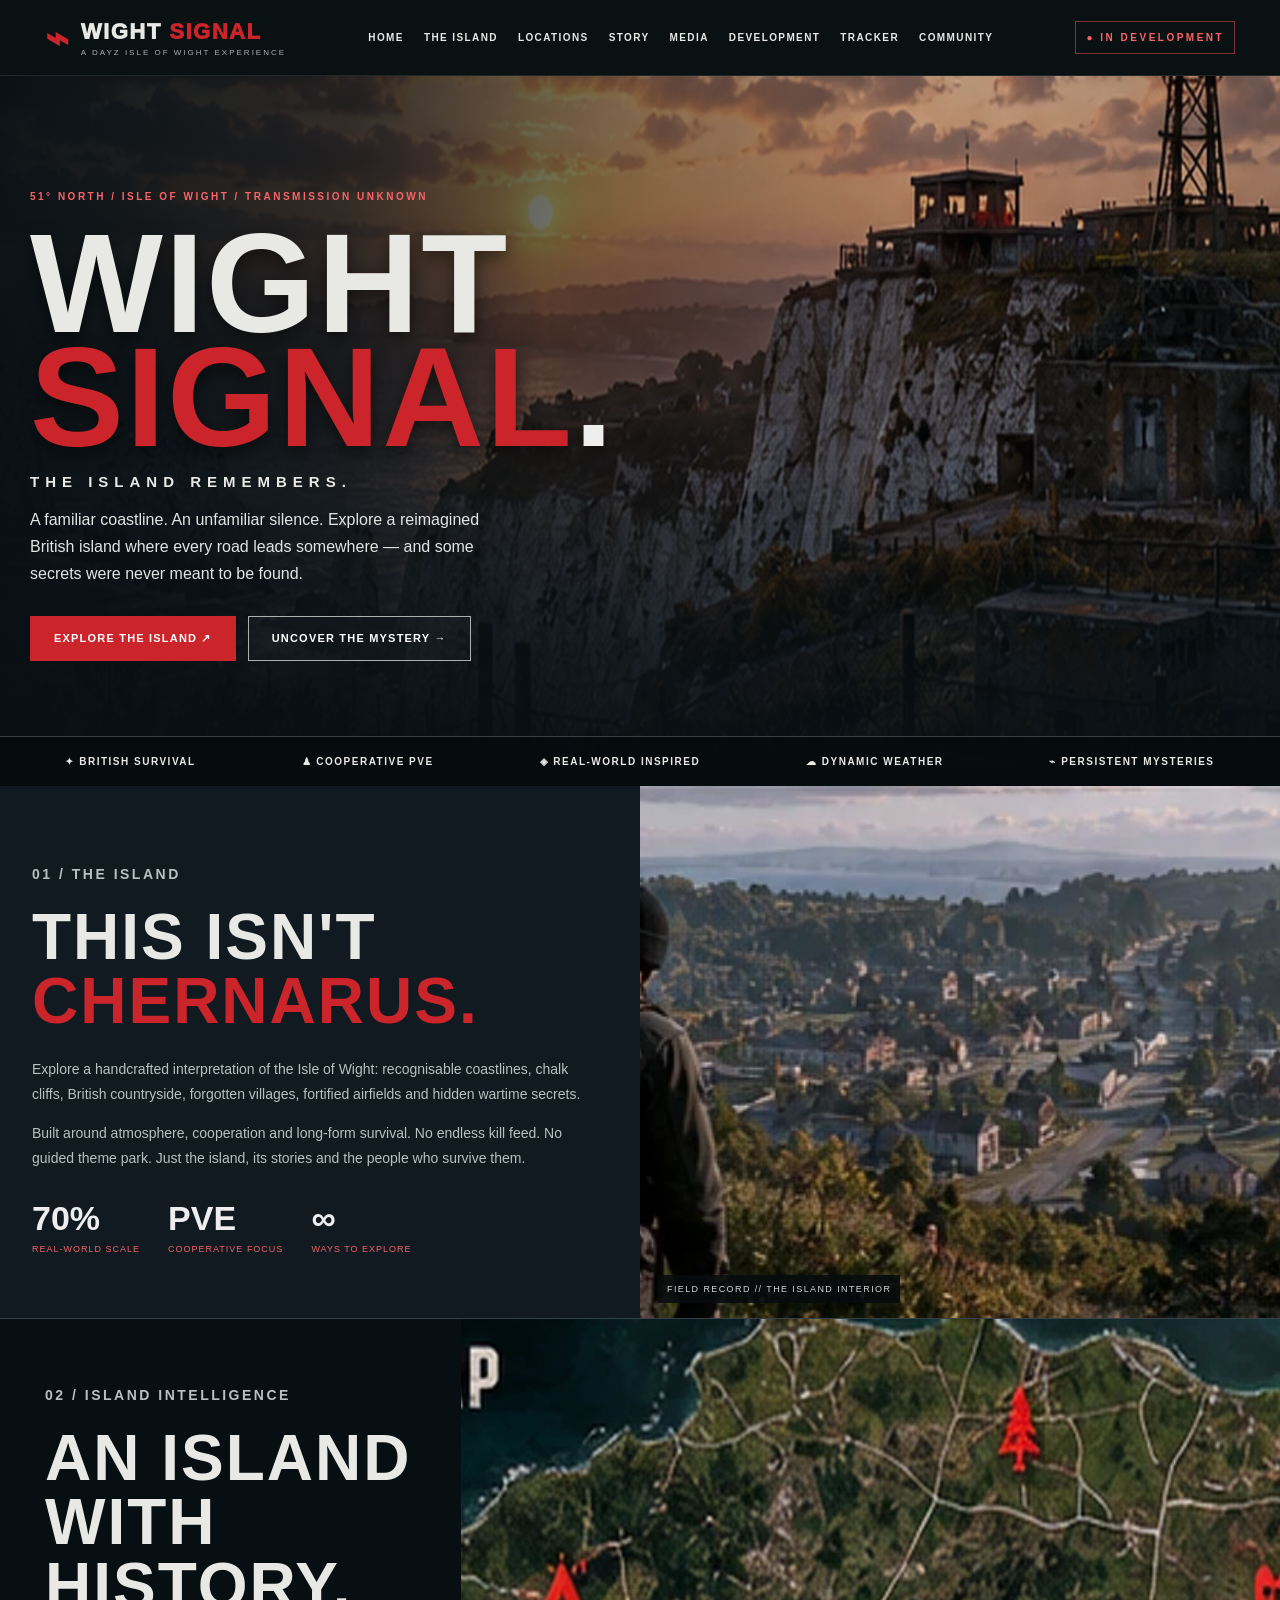
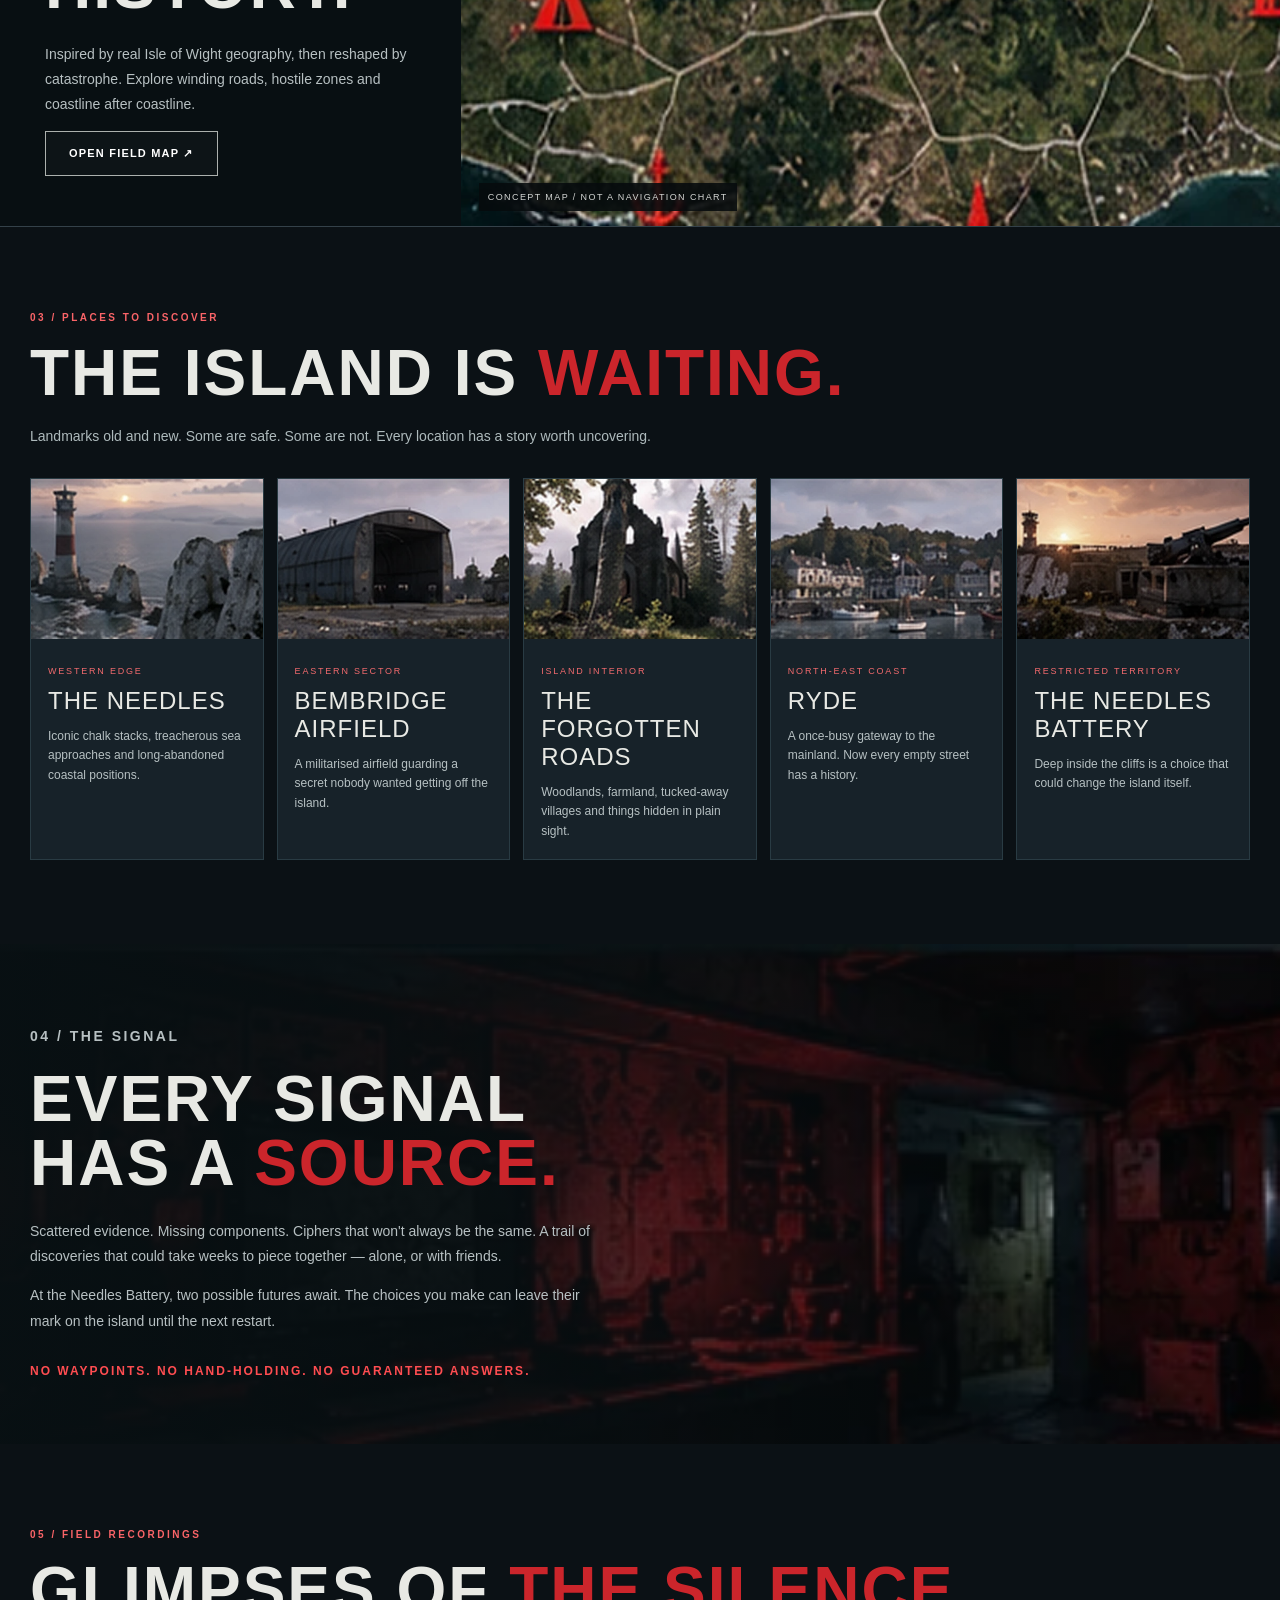
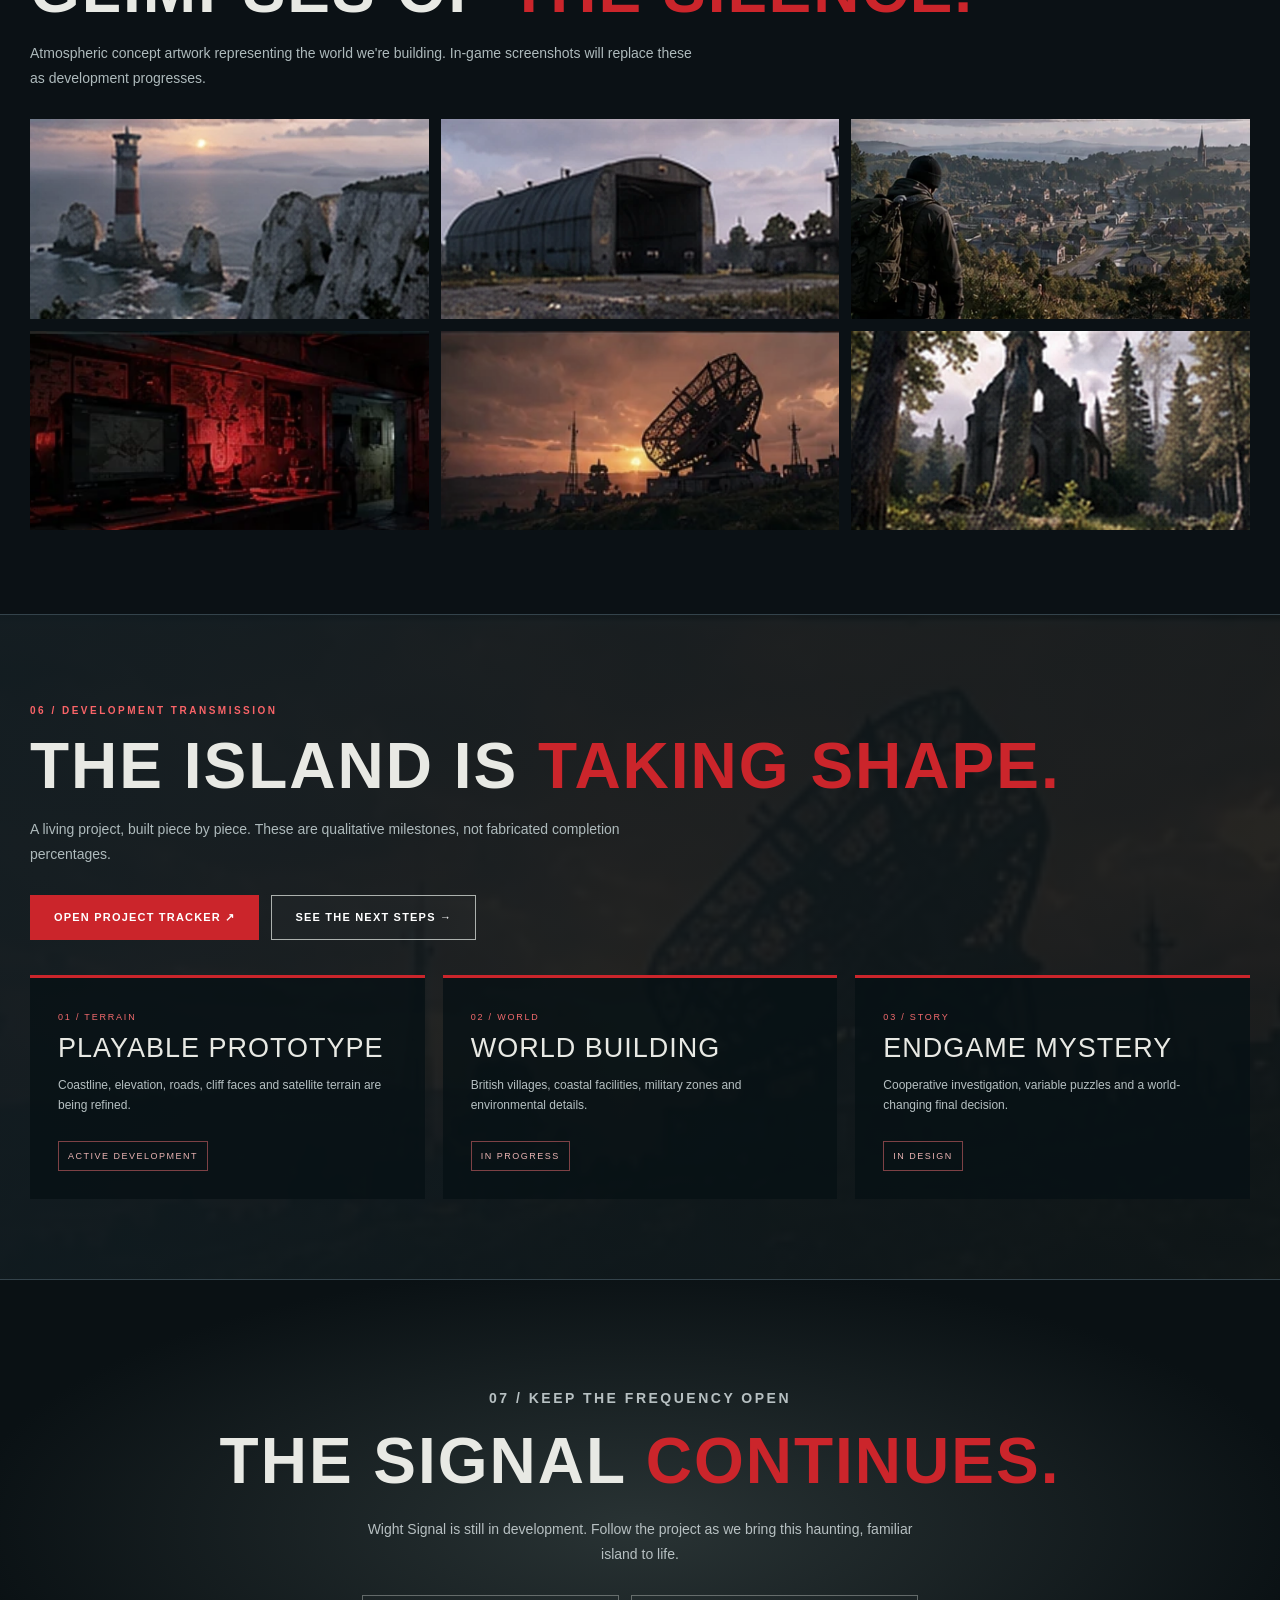
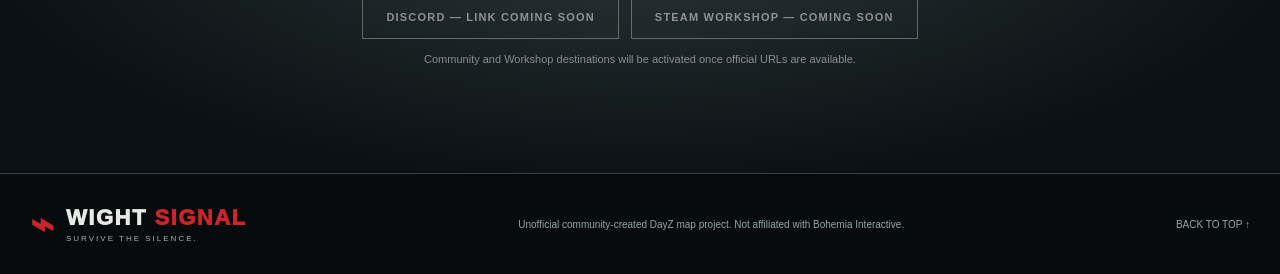
<file: index.html>
<!doctype html><html lang="en"><head><meta charset="utf-8"><meta name="viewport" content="width=device-width,initial-scale=1"><meta name="theme-color" content="#0b1115"><meta name="description" content="Wight Signal — a cinematic, cooperative DayZ survival experience on a reimagined Isle of Wight. Discover the island, follow development, and uncover its secrets."><title>Wight Signal — The Island Remembers</title><link rel="icon" href="assets/favicon.svg" type="image/svg+xml"><link rel="stylesheet" href="styles.css"></head><body>
<header class="header"><a class="brand" href="#home" aria-label="Wight Signal home"><span class="tower">⌁</span><span><strong>WIGHT <em>SIGNAL</em></strong><small>A DAYZ ISLE OF WIGHT EXPERIENCE</small></span></a><button class="menu-toggle" id="menuToggle" aria-label="Toggle menu" aria-expanded="false">☰</button><nav id="nav"><a href="#home">HOME</a><a href="#island">THE ISLAND</a><a href="#locations">LOCATIONS</a><a href="#story">STORY</a><a href="#gallery">MEDIA</a><a href="#development">DEVELOPMENT</a><a href="tracker/">TRACKER</a><a href="#community">COMMUNITY</a></nav><span class="status">● IN DEVELOPMENT</span></header>
<main><section id="home" class="hero"><div class="hero-fog"></div><div class="container hero-inner"><p class="overline">51° NORTH / ISLE OF WIGHT / TRANSMISSION UNKNOWN</p><h1>WIGHT<br><span>SIGNAL<span class="period">.</span></span></h1><p class="hero-sub">THE ISLAND REMEMBERS.</p><p class="lead">A familiar coastline. An unfamiliar silence. Explore a reimagined British island where every road leads somewhere — and some secrets were never meant to be found.</p><div class="actions"><a class="button red" href="#island">EXPLORE THE ISLAND ↗</a><a class="button ghost" href="#story">UNCOVER THE MYSTERY →</a></div></div><div class="hero-tags"><span>✦ BRITISH SURVIVAL</span><span>♟ COOPERATIVE PVE</span><span>◈ REAL-WORLD INSPIRED</span><span>☁ DYNAMIC WEATHER</span><span>⌁ PERSISTENT MYSTERIES</span></div></section>
<section id="island" class="intro split"><div class="intro-copy"><p class="overline">01 / THE ISLAND</p><h2>THIS ISN'T<br><span>CHERNARUS.</span></h2><p>Explore a handcrafted interpretation of the Isle of Wight: recognisable coastlines, chalk cliffs, British countryside, forgotten villages, fortified airfields and hidden wartime secrets.</p><p>Built around atmosphere, cooperation and long-form survival. No endless kill feed. No guided theme park. Just the island, its stories and the people who survive them.</p><div class="facts"><div><strong>70%</strong><small>REAL-WORLD SCALE</small></div><div><strong>PVE</strong><small>COOPERATIVE FOCUS</small></div><div><strong>∞</strong><small>WAYS TO EXPLORE</small></div></div></div><div class="intro-picture"><img src="assets/island.webp" alt="Survivor looking over the abandoned island countryside" loading="lazy"><div class="picture-label">FIELD RECORD // THE ISLAND INTERIOR</div></div></section>
<section class="map-section"><div class="map-content"><p class="overline">02 / ISLAND INTELLIGENCE</p><h2>AN ISLAND<br>WITH HISTORY.</h2><p>Inspired by real Isle of Wight geography, then reshaped by catastrophe. Explore winding roads, hostile zones and coastline after coastline.</p><button class="button ghost" id="mapButton">OPEN FIELD MAP ↗</button></div><div class="map-visual"><img src="assets/map.webp" alt="Stylised island map with military location markers" loading="lazy"><span class="map-caption">CONCEPT MAP / NOT A NAVIGATION CHART</span></div></section>
<section id="locations" class="section container"><p class="overline">03 / PLACES TO DISCOVER</p><h2>THE ISLAND IS <span>WAITING.</span></h2><p class="section-lead">Landmarks old and new. Some are safe. Some are not. Every location has a story worth uncovering.</p><div class="location-grid"><article class="place"><img src="assets/coast.webp" alt="The Needles chalk cliffs at sunset" loading="lazy"><div><small>WESTERN EDGE</small><h3>THE NEEDLES</h3><p>Iconic chalk stacks, treacherous sea approaches and long-abandoned coastal positions.</p></div></article><article class="place"><img src="assets/airfield.webp" alt="Derelict airfield with hangar and watchtower" loading="lazy"><div><small>EASTERN SECTOR</small><h3>BEMBRIDGE AIRFIELD</h3><p>A militarised airfield guarding a secret nobody wanted getting off the island.</p></div></article><article class="place"><img src="assets/woods.webp" alt="Wooded ruins deep in the countryside" loading="lazy"><div><small>ISLAND INTERIOR</small><h3>THE FORGOTTEN ROADS</h3><p>Woodlands, farmland, tucked-away villages and things hidden in plain sight.</p></div></article><article class="place"><img src="assets/ryde.webp" alt="Abandoned harbour town" loading="lazy"><div><small>NORTH-EAST COAST</small><h3>RYDE</h3><p>A once-busy gateway to the mainland. Now every empty street has a history.</p></div></article><article class="place"><img src="assets/battery.webp" alt="Coastal gun battery overlooking the sea" loading="lazy"><div><small>RESTRICTED TERRITORY</small><h3>THE NEEDLES BATTERY</h3><p>Deep inside the cliffs is a choice that could change the island itself.</p></div></article></div></section>
<section id="story" class="story"><div class="story-img"></div><div class="container story-text"><p class="overline">04 / THE SIGNAL</p><h2>EVERY SIGNAL<br>HAS A <span>SOURCE.</span></h2><p>Scattered evidence. Missing components. Ciphers that won't always be the same. A trail of discoveries that could take weeks to piece together — alone, or with friends.</p><p>At the Needles Battery, two possible futures await. The choices you make can leave their mark on the island until the next restart.</p><strong class="warning">NO WAYPOINTS. NO HAND-HOLDING. NO GUARANTEED ANSWERS.</strong></div></section>
<section id="gallery" class="section container"><p class="overline">05 / FIELD RECORDINGS</p><h2>GLIMPSES OF <span>THE SILENCE.</span></h2><p class="section-lead">Atmospheric concept artwork representing the world we're building. In-game screenshots will replace these as development progresses.</p><div class="gallery"><button data-img="assets/coast.webp" data-alt="Needles coastline"><img src="assets/coast.webp" alt="Needles coastline" loading="lazy"></button><button data-img="assets/airfield.webp" data-alt="Bembridge airfield"><img src="assets/airfield.webp" alt="Bembridge airfield" loading="lazy"></button><button data-img="assets/island.webp" data-alt="Island interior"><img src="assets/island.webp" alt="Island interior" loading="lazy"></button><button data-img="assets/story.webp" data-alt="Secret signal room"><img src="assets/story.webp" alt="Secret signal room" loading="lazy"></button><button data-img="assets/radio.webp" data-alt="Abandoned radar installation"><img src="assets/radio.webp" alt="Abandoned radar installation" loading="lazy"></button><button data-img="assets/woods.webp" data-alt="Forgotten forest"><img src="assets/woods.webp" alt="Forgotten forest" loading="lazy"></button></div></section>
<section id="development" class="development"><div class="container"><p class="overline">06 / DEVELOPMENT TRANSMISSION</p><h2>THE ISLAND IS <span>TAKING SHAPE.</span></h2><p class="section-lead">A living project, built piece by piece. These are qualitative milestones, not fabricated completion percentages.</p><div class="actions"><a class="button red" href="tracker/">OPEN PROJECT TRACKER ↗</a><a class="button ghost" href="tracker/?view=attention#checklist">SEE THE NEXT STEPS →</a></div><div class="dev-grid"><div class="dev-card"><span class="phase">01 / TERRAIN</span><h3>PLAYABLE PROTOTYPE</h3><p>Coastline, elevation, roads, cliff faces and satellite terrain are being refined.</p><span class="chip">ACTIVE DEVELOPMENT</span></div><div class="dev-card"><span class="phase">02 / WORLD</span><h3>WORLD BUILDING</h3><p>British villages, coastal facilities, military zones and environmental details.</p><span class="chip">IN PROGRESS</span></div><div class="dev-card"><span class="phase">03 / STORY</span><h3>ENDGAME MYSTERY</h3><p>Cooperative investigation, variable puzzles and a world-changing final decision.</p><span class="chip">IN DESIGN</span></div></div></div></section>
<section id="community" class="community"><div class="container"><p class="overline">07 / KEEP THE FREQUENCY OPEN</p><h2>THE SIGNAL <span>CONTINUES.</span></h2><p>Wight Signal is still in development. Follow the project as we bring this haunting, familiar island to life.</p><div class="actions"><span class="button disabled">DISCORD — LINK COMING SOON</span><span class="button disabled">STEAM WORKSHOP — COMING SOON</span></div><p class="tiny">Community and Workshop destinations will be activated once official URLs are available.</p></div></section></main>
<footer><div class="container footer-inner"><div class="brand"><span class="tower">⌁</span><span><strong>WIGHT <em>SIGNAL</em></strong><small>SURVIVE THE SILENCE.</small></span></div><p>Unofficial community-created DayZ map project. Not affiliated with Bohemia Interactive.</p><a href="#home">BACK TO TOP ↑</a></div></footer>
<div class="modal" id="modal" role="dialog" aria-modal="true" aria-label="Image preview" hidden><button id="closeModal" class="close" aria-label="Close">×</button><img id="modalImg" alt=""><p id="modalCaption"></p></div>
<script src="script.js"></script></body></html>
</file>
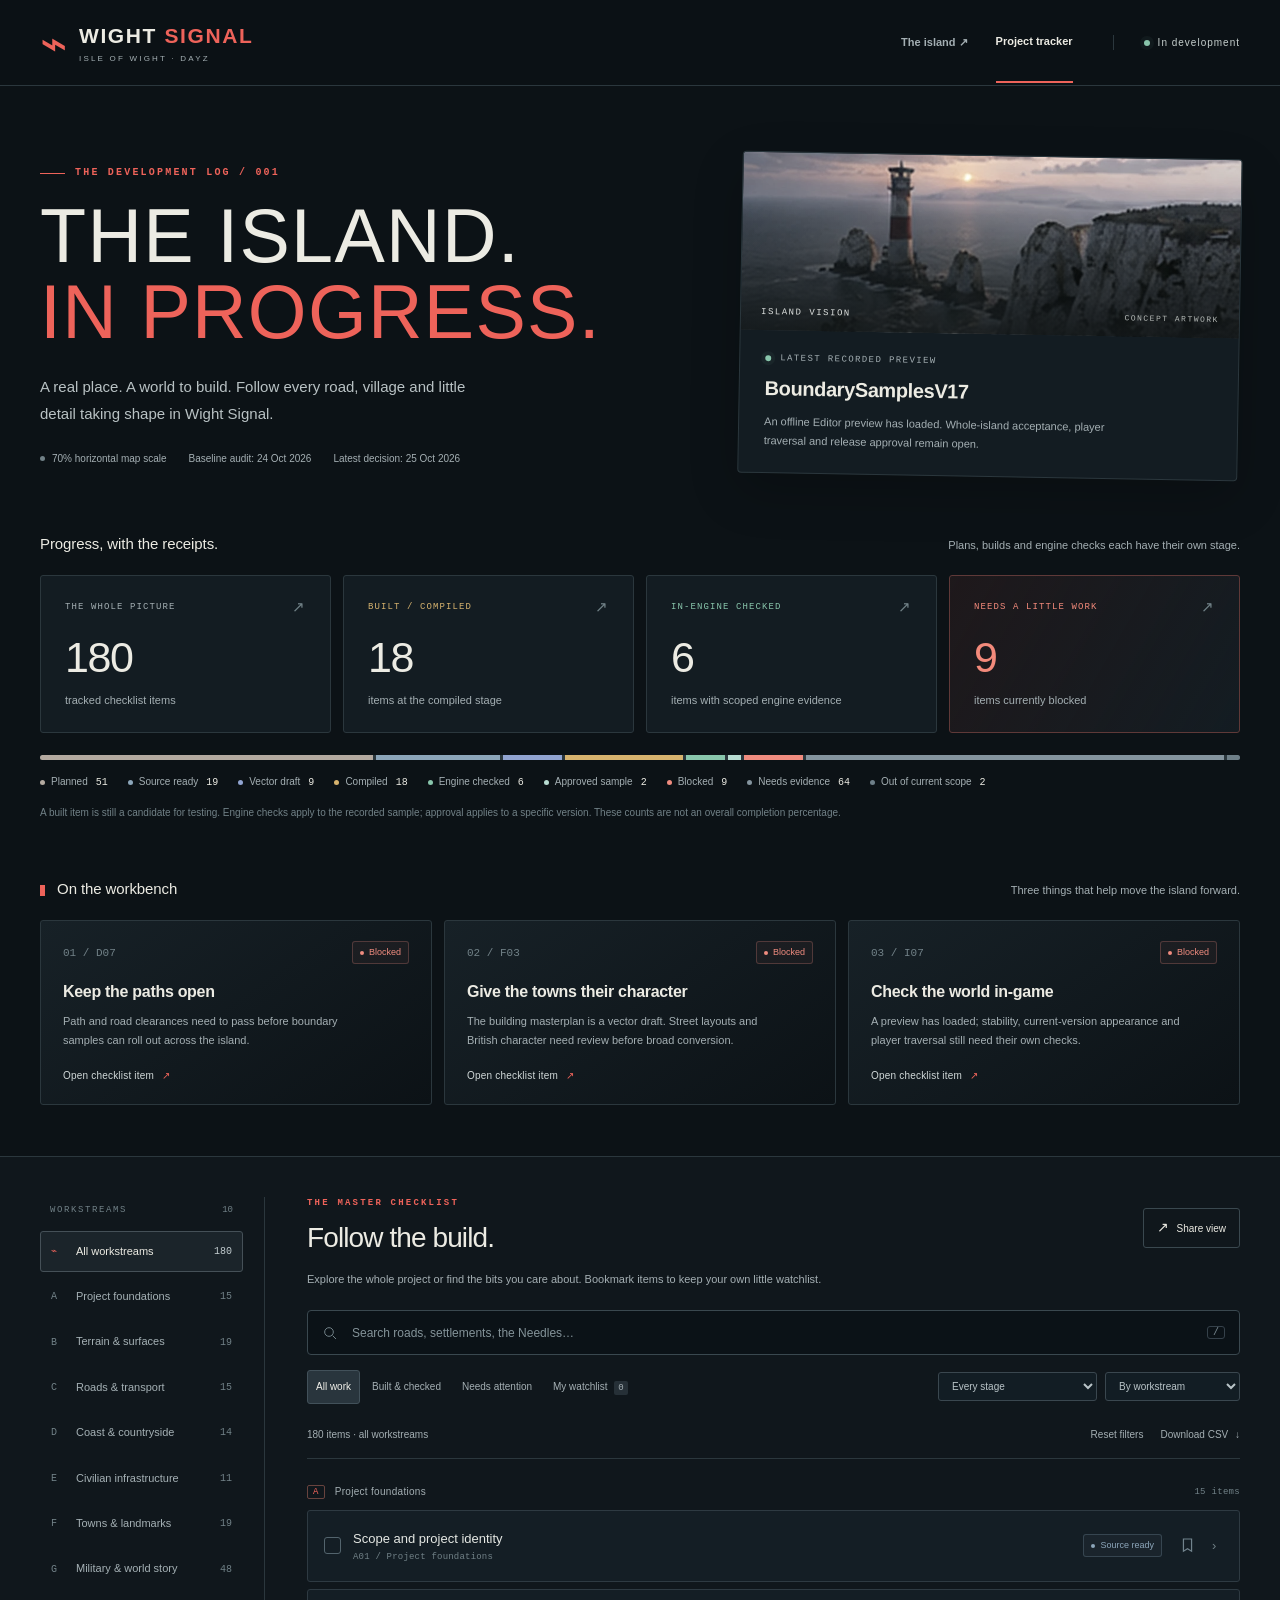
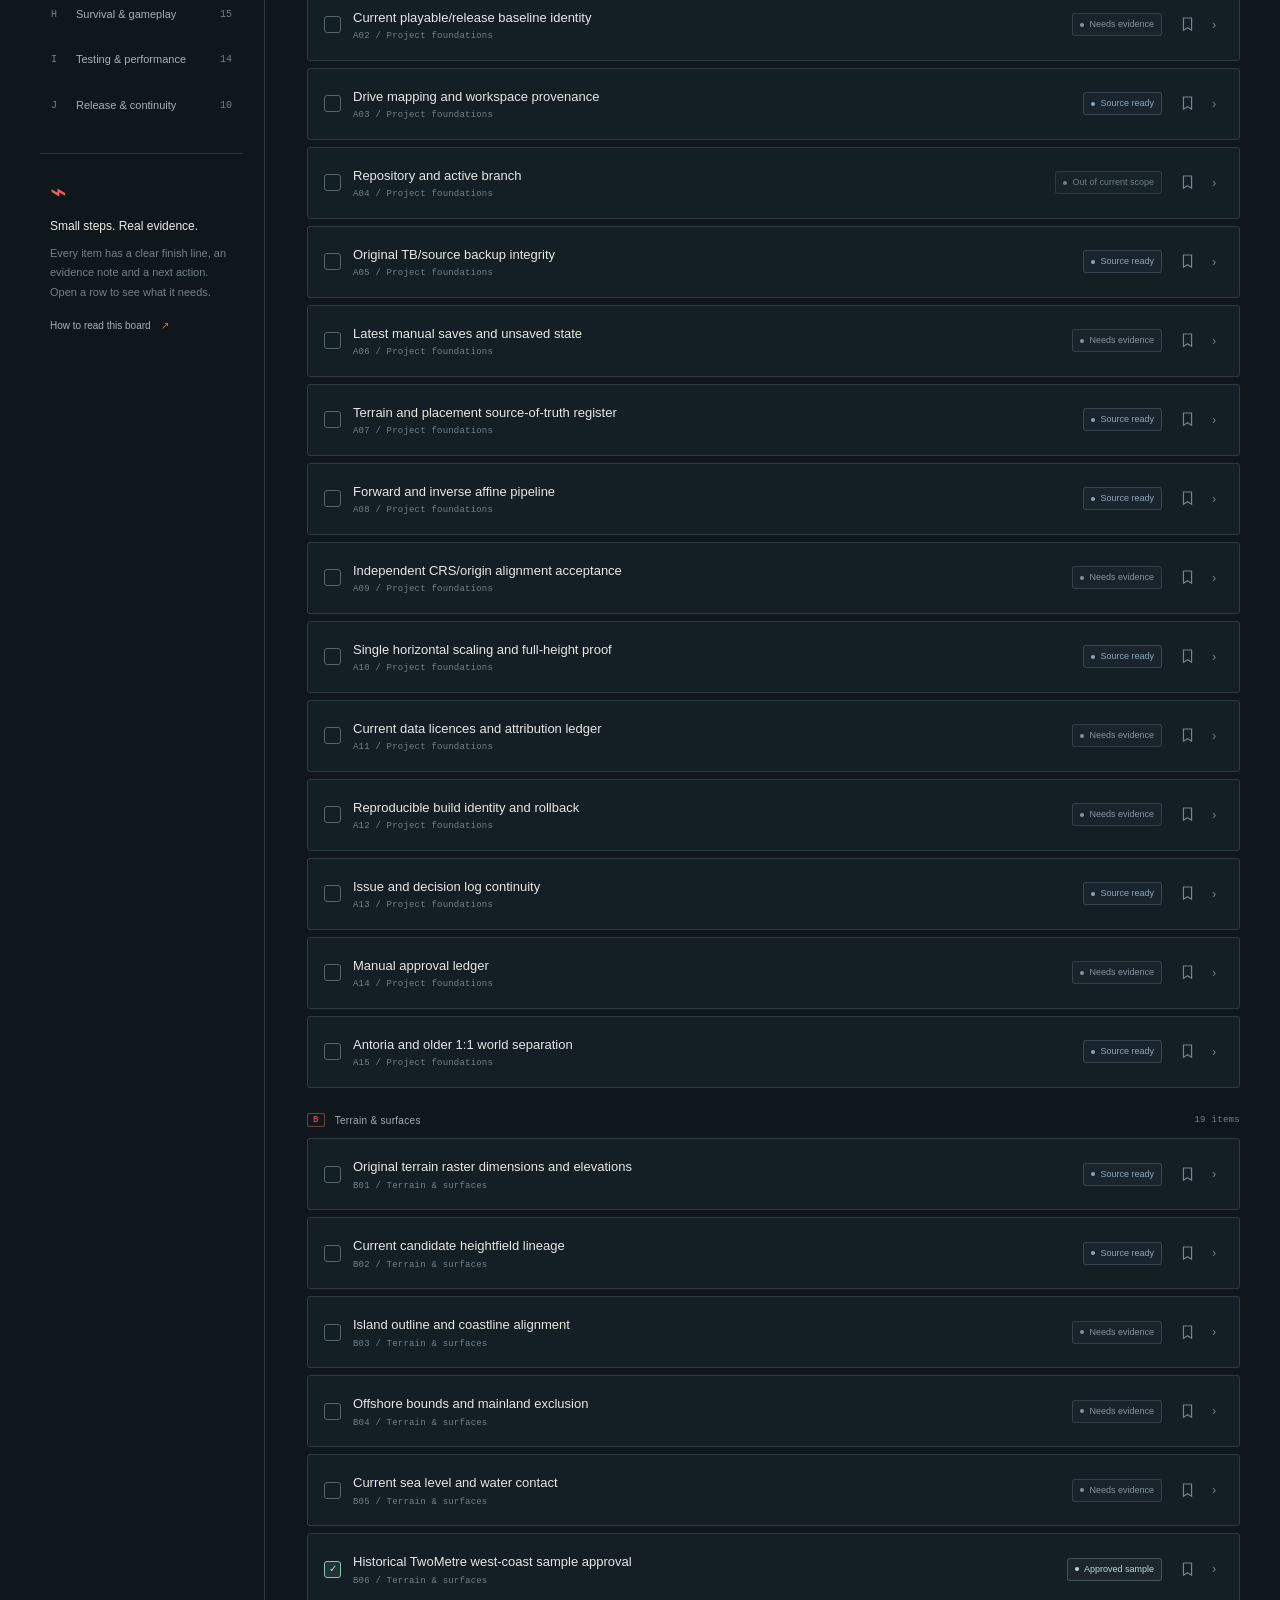
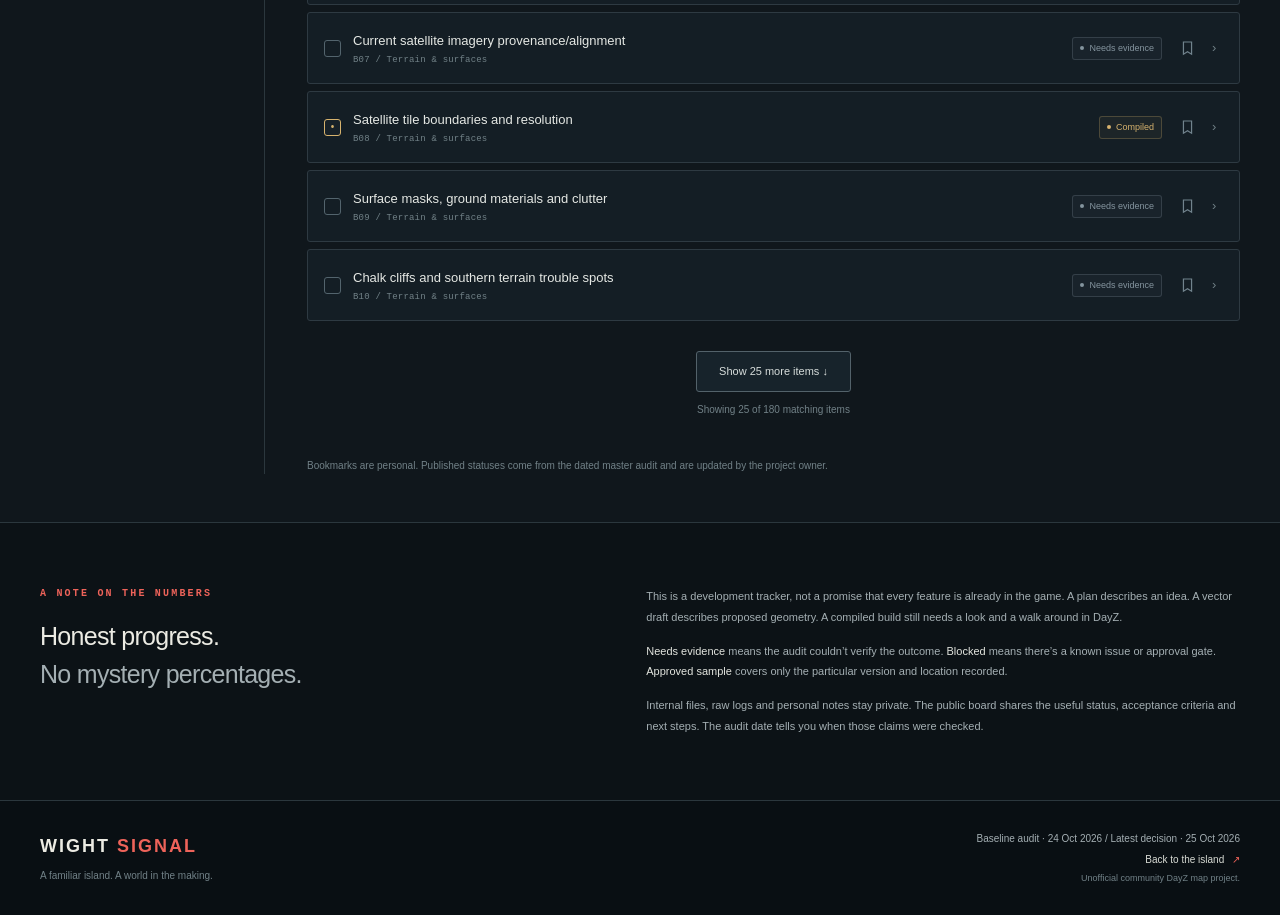
<file: tracker/index.html>
<!doctype html>
<html lang="en">
<head>
  <meta charset="utf-8">
  <meta name="viewport" content="width=device-width,initial-scale=1">
  <meta name="theme-color" content="#0b1115">
  <meta name="description" content="Follow the making of Wight Signal: an evidence-based development checklist for the Isle of Wight DayZ map. Explore plans, builds, tests and the work still ahead.">
  <title>Project Tracker — Wight Signal</title>
  <link rel="icon" href="../assets/favicon.svg" type="image/svg+xml">
  <meta property="og:type" content="website">
  <meta property="og:title" content="Wight Signal — Project Tracker">
  <meta property="og:description" content="Follow the Isle of Wight DayZ map: plans, compiled builds, engine checks and the work still ahead.">
  <meta property="og:image" content="https://acheilus.uk/signal/assets/coast.webp">
  <meta property="og:image:alt" content="Wight Signal concept artwork of the Needles coastline">
  <link rel="stylesheet" href="styles.css?v=20261027-1">
  <script src="script.js?v=20261027-1" defer></script>
</head>
<body>
  <a class="skip-link" href="#checklist">Skip to checklist</a>
  <header class="site-header">
    <a href="../" class="brand" aria-label="Wight Signal home"><span class="brand-symbol" aria-hidden="true">⌁</span><span><strong>WIGHT <em>SIGNAL</em></strong><small>ISLE OF WIGHT · DAYZ</small></span></a>
    <nav aria-label="Tracker navigation"><a href="../">The island <span aria-hidden="true">↗</span></a><a class="active" href="#checklist">Project tracker</a></nav>
    <span class="development-label"><span class="live-dot"></span> In development</span>
  </header>

  <main>
    <section class="hero wrap" aria-labelledby="pageTitle">
      <div class="hero-copy">
        <p class="eyebrow"><span class="small-line"></span> THE DEVELOPMENT LOG / 001</p>
        <h1 id="pageTitle">THE ISLAND.<br><span>IN PROGRESS.</span></h1>
        <p class="hero-lead">A real place. A world to build. Follow every road, village and little detail taking shape in Wight Signal.</p>
        <div class="hero-meta"><span><span class="dot muted-dot"></span> 70% horizontal map scale</span><span id="auditDate">Loading audit date…</span><span id="updateDate" hidden></span></div>
      </div>
      <aside class="field-card" aria-label="Current development snapshot">
        <div class="field-photo"><span>ISLAND VISION <span>CONCEPT ARTWORK</span></span></div>
        <div class="field-note"><div class="field-label"><span class="live-dot"></span> LATEST RECORDED PREVIEW</div><strong id="buildName">Development preview</strong><p id="buildSummary">Reading the latest published project audit…</p></div>
      </aside>
    </section>

    <section class="wrap evidence-overview" aria-labelledby="evidenceHeading">
      <div class="section-caption"><h2 id="evidenceHeading">Progress, with the receipts.</h2><p>Plans, builds and engine checks each have their own stage.</p></div>
      <div class="stat-grid">
        <button class="stat-card" data-stat="all"><span class="stat-top"><span>THE WHOLE PICTURE</span><span aria-hidden="true">↗</span></span><strong id="totalCount">—</strong><span class="stat-name">tracked checklist items</span></button>
        <button class="stat-card" data-stat="built"><span class="stat-top"><span class="color-built">BUILT / COMPILED</span><span aria-hidden="true">↗</span></span><strong id="builtCount">—</strong><span class="stat-name">items at the compiled stage</span></button>
        <button class="stat-card" data-stat="tested"><span class="stat-top"><span class="color-tested">IN-ENGINE CHECKED</span><span aria-hidden="true">↗</span></span><strong id="testedCount">—</strong><span class="stat-name">items with scoped engine evidence</span></button>
        <button class="stat-card attention-stat" data-stat="blocked"><span class="stat-top"><span>NEEDS A LITTLE WORK</span><span aria-hidden="true">↗</span></span><strong id="blockedCount">—</strong><span class="stat-name">items currently blocked</span></button>
      </div>
      <div class="evidence-strip"><div class="stage-bar" id="stageBar" aria-hidden="true"></div><div class="stage-legend" id="stageLegend"></div><p class="stage-note">A built item is still a candidate for testing. Engine checks apply to the recorded sample; approval applies to a specific version. These counts are not an overall completion percentage.</p></div>
    </section>

    <section class="wrap focus-section" aria-labelledby="focusHeading">
      <div class="section-caption"><h2 id="focusHeading"><span class="red-marker"></span> On the workbench</h2><p>Three things that help move the island forward.</p></div>
      <div class="focus-grid" id="focusCards"></div>
    </section>

    <section class="checklist-section" id="checklist" aria-labelledby="checklistHeading">
      <div class="wrap tracker-layout">
        <aside class="sidebar">
          <div class="sidebar-heading"><span>WORKSTREAMS</span><span>10</span></div>
          <nav id="workstreams" aria-label="Filter by workstream"></nav>
          <div class="sidebar-note"><span class="note-icon" aria-hidden="true">⌁</span><h3>Small steps. Real evidence.</h3><p>Every item has a clear finish line, an evidence note and a next action. Open a row to see what it needs.</p><a href="#howToRead">How to read this board <span aria-hidden="true">↗</span></a></div>
        </aside>

        <div class="checklist-main">
          <div class="list-heading"><div><p class="eyebrow">THE MASTER CHECKLIST</p><h2 id="checklistHeading">Follow the build.</h2></div><button id="shareView" class="utility-button" type="button"><span aria-hidden="true">↗</span> Share view</button></div>
          <p class="list-intro">Explore the whole project or find the bits you care about. Bookmark items to keep your own little watchlist.</p>
          <div class="search-wrap"><svg viewBox="0 0 24 24" aria-hidden="true"><circle cx="10.5" cy="10.5" r="6.5"></circle><path d="m16 16 5 5"></path></svg><label class="visually-hidden" for="searchInput">Search the project checklist</label><input id="searchInput" type="search" placeholder="Search roads, settlements, the Needles…" autocomplete="off"><kbd aria-hidden="true">/</kbd></div>
          <div class="filter-row">
            <div class="quick-views" role="group" aria-label="Quick filters"><button class="view-button active" data-view="all" aria-pressed="true">All work</button><button class="view-button" data-view="built" aria-pressed="false">Built & checked</button><button class="view-button" data-view="attention" aria-pressed="false">Needs attention</button><button class="view-button" data-view="saved" aria-pressed="false">My watchlist <span id="savedCount">0</span></button></div>
            <div class="select-filters"><label class="visually-hidden" for="statusFilter">Evidence stage</label><select id="statusFilter"><option value="all">Every stage</option></select><label class="visually-hidden" for="sortFilter">Sort checklist</label><select id="sortFilter"><option value="workstream">By workstream</option><option value="attention">Attention first</option><option value="stage">By evidence stage</option></select></div>
          </div>
          <div class="mobile-stream"><label for="mobileStream">Workstream</label><select id="mobileStream"><option value="all">All workstreams</option></select></div>
          <div class="results-toolbar"><p id="resultsCount" role="status" aria-live="polite">Loading the project checklist…</p><div><button class="text-button" id="resetFilters" type="button">Reset filters</button><button class="text-button" id="downloadCsv" type="button">Download CSV <span aria-hidden="true">↓</span></button></div></div>
          <p class="personal-note" id="personalNote" hidden>Your watchlist is private to this browser. It doesn’t change project statuses or anyone else’s view.</p>
          <div id="taskList" class="task-list" aria-busy="true"><div class="loading-state"><span class="live-dot"></span> Tuning in to the development log…</div></div>
          <div class="load-more" id="loadMoreWrap" hidden><button id="loadMore" class="outline-button" type="button">Show more items <span aria-hidden="true">↓</span></button><p id="shownCount"></p></div>
          <div class="empty-state" id="emptyState" hidden><span aria-hidden="true">⌁</span><h3>No items on this frequency.</h3><p>Try another search or clear a filter. For a watchlist, use the bookmark beside an item.</p><button class="outline-button" id="emptyReset" type="button">Show all work</button></div>
          <p class="list-footnote">Bookmarks are personal. Published statuses come from the dated master audit and are updated by the project owner.</p>
        </div>
      </div>
    </section>

    <section class="wrap reading-guide" id="howToRead" aria-labelledby="guideHeading">
      <div><p class="eyebrow">A NOTE ON THE NUMBERS</p><h2 id="guideHeading">Honest progress.<br><span>No mystery percentages.</span></h2></div>
      <div class="guide-copy"><p>This is a development tracker, not a promise that every feature is already in the game. A plan describes an idea. A vector draft describes proposed geometry. A compiled build still needs a look and a walk around in DayZ.</p><p><strong>Needs evidence</strong> means the audit couldn’t verify the outcome. <strong>Blocked</strong> means there’s a known issue or approval gate. <strong>Approved sample</strong> covers only the particular version and location recorded.</p><p>Internal files, raw logs and personal notes stay private. The public board shares the useful status, acceptance criteria and next steps. The audit date tells you when those claims were checked.</p></div>
    </section>
  </main>

  <footer class="site-footer"><div class="wrap footer-inner"><div><a href="../" class="footer-brand">WIGHT <span>SIGNAL</span></a><p>A familiar island. A world in the making.</p></div><div class="footer-meta"><span id="footerDate">Evidence-based development tracker</span><a href="../">Back to the island <span aria-hidden="true">↗</span></a><small>Unofficial community DayZ map project.</small></div></div></footer>
  <div class="toast" id="toast" role="status" aria-live="polite" hidden></div>
  <noscript><div class="noscript">This interactive checklist needs JavaScript. The project is still in development. <a href="../">Return to Wight Signal</a>.</div></noscript>
</body>
</html>
</file>
<file: styles.css>
:root{--bg:#0b1115;--panel:#142027;--white:#e8e9e4;--muted:#aab3b4;--red:#cb252b;--line:#344149}*{box-sizing:border-box}html{scroll-behavior:smooth;scroll-padding-top:72px}body{margin:0;background:var(--bg);color:var(--white);font-family:Arial,Helvetica,sans-serif}button,a{font:inherit}a{color:inherit;text-decoration:none}button{cursor:pointer}.container{width:min(1220px,calc(100% - 56px));margin:auto}.header{height:76px;background:#0b1214f5;border-bottom:1px solid #ffffff18;display:flex;align-items:center;padding:0 3.5%;gap:28px;position:sticky;top:0;z-index:30;backdrop-filter:blur(15px)}.brand{display:flex;align-items:center;gap:12px;white-space:nowrap}.brand strong{font-weight:1000;letter-spacing:1.5px;font-size:22px}.brand em{font-style:normal;color:var(--red)}.brand small{display:block;font-size:8px;letter-spacing:2px;margin-top:3px;color:#a7b1b4}.tower{color:var(--red);font-size:40px;font-weight:900;line-height:1}.header nav{display:flex;gap:20px;justify-content:center;flex:1}.header nav a{font-size:10px;letter-spacing:1.4px;font-weight:bold}.header nav a:hover,.footer-inner a:hover{color:#f55c5f}.status,.overline{font-size:10px;letter-spacing:2.5px;color:#fa6468;font-weight:800}.status{white-space:nowrap;border:1px solid #813137;padding:10px}.menu-toggle{display:none}.hero{min-height:650px;position:relative;overflow:hidden;background:linear-gradient(90deg,#081014f5 0%,#081014ce 27%,#08101430 72%),linear-gradient(0deg,#0b1115 0%,transparent 44%),url('assets/hero.webp') center/cover}.hero-inner{padding-top:105px;padding-bottom:125px;position:relative;z-index:1}.hero h1,h2{font-family:Impact,'Arial Narrow',sans-serif;letter-spacing:2px;font-stretch:condensed}.hero h1{font-size:clamp(78px,11vw,160px);line-height:.81;margin:25px 0 18px;text-shadow:0 7px 18px #0008}.hero h1 span,h2 span{color:var(--red)}.period{color:#eee!important}.hero-sub{font-size:15px;letter-spacing:6px;font-weight:900}.lead{font-size:16px;max-width:455px;line-height:1.7;color:#e1e5e3}.actions{display:flex;gap:12px;flex-wrap:wrap;margin-top:28px}.button{display:inline-block;border:1px solid #acb1ae;color:white;background:#ffffff05;padding:15px 23px;font-weight:900;font-size:11px;letter-spacing:1.2px;transition:transform .2s,background .2s}.button:hover:not(.disabled){transform:translateY(-2px);background:#313c40}.button.red{background:var(--red);border-color:var(--red)}.button.red:hover{background:#e73339}.hero-tags{position:absolute;bottom:0;left:0;right:0;display:flex;align-items:center;justify-content:space-around;flex-wrap:wrap;gap:15px;background:#060b0dcf;border-top:1px solid #ffffff35;padding:19px 20px;font-size:10px;letter-spacing:1.5px;font-weight:bold}.split{display:grid;grid-template-columns:1fr 1fr}.intro-copy{padding:62px max(32px,calc((100vw - 1220px)/2));padding-right:38px;background:#101a20}.intro h2,.map-section h2,.story h2,.community h2{font-size:clamp(42px,5vw,73px);line-height:1;margin:18px 0 24px}.intro p,.map-section p,.story p,.community p{line-height:1.8;color:#b7c0c2;font-size:14px;max-width:575px}.intro-picture{position:relative;min-height:480px}.intro-picture img{height:100%;width:100%;object-fit:cover}.picture-label,.map-caption{position:absolute;bottom:15px;left:18px;background:#060b0de0;padding:9px;color:#d4d6d4;font-size:9px;letter-spacing:1.4px}.facts{display:flex;gap:28px;margin-top:27px;flex-wrap:wrap}.facts strong{font-size:34px;font-family:Impact,sans-serif;color:#eeedef;display:block}.facts small{font-size:9px;letter-spacing:1px;color:#f46267}.map-section{display:grid;grid-template-columns:36% 64%;background:#080f12;border-top:1px solid var(--line);border-bottom:1px solid var(--line)}.map-content{padding:50px 45px}.map-visual{position:relative;min-height:340px;background:#17272c}.map-visual img{width:100%;height:100%;object-fit:cover;position:absolute;inset:0}.section{padding-top:75px;padding-bottom:84px}.section h2,.development h2{font-size:clamp(38px,5vw,65px);margin:13px 0}.section-lead{color:#aebabc;line-height:1.8;font-size:14px;max-width:670px}.location-grid{display:grid;grid-template-columns:repeat(5,1fr);gap:13px;margin-top:28px}.place{background:#172229;border:1px solid #293b43;overflow:hidden;transition:transform .2s}.place:hover{transform:translateY(-4px)}.place img{width:100%;height:160px;object-fit:cover;filter:saturate(.68)}.place div{padding:17px}.place small,.phase{font-size:9px;letter-spacing:1.8px;color:#f16a6d}.place h3,.dev-card h3{font-family:Impact,'Arial Narrow',sans-serif;letter-spacing:1px;font-size:24px;font-weight:normal;margin:9px 0}.place p,.dev-card p{color:#b6c0c2;font-size:12px;line-height:1.65;margin-bottom:0}.story{position:relative;min-height:500px;display:flex;align-items:center;overflow:hidden;background:#0f1519}.story-img{position:absolute;inset:0;background:linear-gradient(90deg,#081013f7 0%,#081013c9 44%,#08101332 100%),url('assets/story.webp') center/cover}.story-text{position:relative;padding-top:65px;padding-bottom:65px}.story-text p{max-width:560px}.warning{display:block;font-size:12px;color:#ff4d51;letter-spacing:2px;margin-top:30px}.gallery{display:grid;grid-template-columns:repeat(3,1fr);gap:12px;margin-top:28px}.gallery button{border:0;background:none;padding:0;overflow:hidden;aspect-ratio:16/8;position:relative}.gallery img{width:100%;height:100%;object-fit:cover;transition:transform .3s;filter:saturate(.8)}.gallery button:hover img{transform:scale(1.06)}.development{background:linear-gradient(100deg,#111c21ed,#101719e5),url('assets/radio.webp') center/cover;border-block:1px solid #34434b;padding:80px 0}.dev-grid{display:grid;grid-template-columns:repeat(3,1fr);gap:18px;margin-top:35px}.dev-card{padding:28px;background:#071114ce;border-top:3px solid var(--red);min-height:220px}.dev-card h3{font-size:27px}.chip{display:inline-block;color:#eab4b3;font-size:9px;letter-spacing:1.5px;border:1px solid #7d4145;padding:9px;margin-top:25px}.community{text-align:center;padding:92px 0;background:radial-gradient(ellipse at center,#293334,#0a1114 75%)}.community p{margin-inline:auto}.community .actions{justify-content:center}.disabled{opacity:.5;cursor:not-allowed}.tiny{font-size:11px!important;color:#849094!important}footer{background:#070b0d;border-top:1px solid #344149;padding:30px 0}.footer-inner{display:flex;align-items:center;justify-content:space-between;gap:25px}.footer-inner p,.footer-inner>a{font-size:10px;color:#98a5a8;max-width:400px;line-height:1.5}.modal{position:fixed;inset:0;background:#020506ee;z-index:50;display:flex;flex-direction:column;align-items:center;justify-content:center;padding:40px}.modal[hidden]{display:none}.modal img{max-width:min(1200px,100%);max-height:75vh;object-fit:contain}.modal p{font-size:12px;letter-spacing:2px;text-transform:uppercase}.close{position:absolute;right:22px;top:15px;font-size:42px;color:#fff;background:none;border:0}
@media(max-width:1100px){.header nav{gap:11px}.header nav a{font-size:9px}.status{display:none}.location-grid{grid-template-columns:repeat(3,1fr)}}@media(max-width:740px){.header{height:70px;padding:0 18px;justify-content:space-between}.header .brand strong{font-size:19px}.menu-toggle{display:block;border:1px solid #546067;background:#132027;color:white;padding:7px 12px;font-size:20px}.header nav{display:none;position:absolute;top:70px;left:0;right:0;background:#0b1214;border-bottom:1px solid #526169;padding:22px;flex-direction:column;gap:18px}.header nav.open{display:flex}.header nav a{font-size:12px}.container{width:calc(100% - 38px)}.hero{min-height:700px;background-position:57% center}.hero-inner{padding-top:93px;padding-bottom:150px}.hero h1{font-size:clamp(73px,18vw,120px)}.hero-sub{letter-spacing:3px}.hero-tags{justify-content:center;font-size:8px;padding:16px 12px}.split,.map-section{grid-template-columns:1fr}.intro-copy{padding:55px 22px}.intro-picture{min-height:310px;height:310px}.map-content{padding:46px 22px}.map-visual{min-height:280px}.section{padding-top:55px;padding-bottom:55px}.location-grid,.gallery,.dev-grid{grid-template-columns:repeat(2,1fr)}.place img{height:135px}.place div{padding:12px}.place h3{font-size:21px}.footer-inner{flex-wrap:wrap}.story{min-height:550px}.story-img{background:linear-gradient(90deg,#081013f4,#081013aa),url('assets/story.webp') center/cover}}@media(max-width:470px){.location-grid,.dev-grid{grid-template-columns:1fr}.gallery{gap:6px}.location-grid .place img{height:190px}.facts{gap:19px}.hero h1{font-size:70px}.button{padding:13px 15px;font-size:10px}}
@media(prefers-reduced-motion:reduce){html{scroll-behavior:auto}*,*:before,*:after{transition:none!important}}
</file>
<file: tracker/styles.css>
:root{color-scheme:dark;--bg:#0c1216;--panel:#131c22;--panel-2:#18232a;--line:#2b373d;--text:#ecebe3;--muted:#a4afb3;--dim:#718187;--red:#ee635a;--red-dark:#ca3837;--mint:#89c6ac;--gold:#d7b36e;--blue:#8aaec6;--wrap:1280px}
*{box-sizing:border-box}html{scroll-behavior:smooth;scroll-padding-top:100px}body{margin:0;background:var(--bg);color:var(--text);font-family:Arial,Helvetica,sans-serif;font-size:14px;line-height:1.55}a{color:inherit;text-decoration:none}button,input,select{font:inherit}button{cursor:pointer}button,a,input,select,summary{-webkit-tap-highlight-color:transparent}button{color:inherit}button:focus-visible,a:focus-visible,summary:focus-visible,input:focus-visible,select:focus-visible{outline:2px solid var(--mint);outline-offset:4px}button[hidden],[hidden]{display:none!important}button:disabled{opacity:.5;cursor:wait}.wrap{width:min(var(--wrap),calc(100% - 80px));margin-inline:auto}.visually-hidden{position:absolute;width:1px;height:1px;padding:0;margin:-1px;overflow:hidden;clip:rect(0,0,0,0);white-space:nowrap;border:0}.skip-link{position:fixed;top:10px;left:10px;z-index:100;padding:12px 20px;background:var(--text);color:var(--bg);transform:translateY(-160%)}.skip-link:focus{transform:none}.site-header{height:86px;padding:0 max(40px,calc((100vw - var(--wrap))/2));border-bottom:1px solid var(--line);display:flex;align-items:center;gap:40px;background:#0c1216f5;backdrop-filter:blur(14px);position:sticky;top:0;z-index:20}.brand{display:flex;gap:11px;align-items:center;white-space:nowrap}.brand-symbol{font-size:46px;line-height:1;color:var(--red)}.brand strong{font-size:21px;letter-spacing:1.6px;font-weight:900}.brand em{font-style:normal;color:var(--red)}.brand small{display:block;font-size:8px;letter-spacing:2.2px;color:var(--muted)}.site-header nav{display:flex;align-items:center;gap:28px;margin-left:auto;font-size:11px;font-weight:700}.site-header nav a{color:var(--muted);padding:31px 0}.site-header nav .active{color:var(--text);border-bottom:2px solid var(--red)}.site-header nav a:hover{color:var(--red)}.development-label{display:flex;gap:8px;align-items:center;font-size:10px;color:#c6cfcd;letter-spacing:1px;border-left:1px solid var(--line);padding-left:30px;white-space:nowrap}.live-dot{display:inline-block;height:6px;width:6px;flex:0 0 6px;background:var(--mint);border-radius:50%;box-shadow:0 0 0 4px #89c6ac0d}.dot{display:inline-block;width:5px;height:5px;border-radius:50%}.muted-dot{background:var(--dim)}.hero{padding-top:69px;padding-bottom:55px;display:grid;grid-template-columns:1.25fr 1fr;gap:75px;align-items:center}.eyebrow{font-family:Consolas,'Courier New',monospace;font-size:10px;letter-spacing:2.2px;font-weight:700;color:var(--red);margin:0 0 17px;display:flex;align-items:center;gap:10px}.small-line{width:25px;height:1px;background:var(--red)}h1,h2,h3,p{margin-top:0}h1{font-family:Impact,'Arial Narrow',sans-serif;font-weight:400;font-size:clamp(56px,5.9vw,86px);line-height:1.01;letter-spacing:1.3px;margin-bottom:22px}h1 span{color:var(--red)}.hero-lead{font-size:15px;color:#b9c2c4;max-width:450px;line-height:1.8;margin-bottom:24px}.hero-meta{font-size:10px;color:var(--muted);display:flex;gap:22px;flex-wrap:wrap}.hero-meta>span{display:flex;gap:7px;align-items:center}.field-card{border:1px solid var(--line);background:var(--panel);border-radius:4px;overflow:hidden;transform:rotate(1deg);box-shadow:0 18px 50px #0003}.field-photo{height:178px;position:relative;background:linear-gradient(0deg,#10191be6,transparent 70%),url('../assets/coast.webp') center 54%/cover;filter:saturate(.6)}.field-photo>span{display:flex;justify-content:space-between;position:absolute;bottom:13px;left:20px;right:20px;font:9px Consolas,monospace;letter-spacing:1.5px;color:#dce2de}.field-photo>span>span{font-size:8px;color:#b2b9b4}.field-note{padding:23px 25px 21px}.field-label{font:9px Consolas,monospace;letter-spacing:1.4px;color:var(--muted);display:flex;gap:9px;align-items:center;margin-bottom:10px}.field-note strong{font-size:20px;letter-spacing:-.4px;font-weight:600}.field-note p{font-size:11px;color:var(--muted);line-height:1.75;margin:8px 0 0;max-width:380px}.section-caption{display:flex;align-items:baseline;justify-content:space-between;gap:18px;margin-bottom:20px}.section-caption h2{font-size:15px;font-weight:500;letter-spacing:-.1px;margin:0}.section-caption p{font-size:11px;color:var(--muted);margin:0}.evidence-overview{padding-bottom:40px}.stat-grid{display:grid;grid-template-columns:repeat(4,1fr);gap:12px}.stat-card{display:block;text-align:left;padding:22px 24px;background:var(--panel);border:1px solid var(--line);border-radius:3px;transition:border-color .18s,background .18s}.stat-card:hover{background:#19252c;border-color:#617078}.stat-top{display:flex;justify-content:space-between;align-items:center;gap:12px;font:9px Consolas,monospace;letter-spacing:1.1px;color:var(--muted)}.stat-top>span:last-child{font-size:15px;color:var(--dim)}.stat-card strong{display:block;font-size:43px;letter-spacing:-1.4px;font-weight:500;line-height:1.35;margin:11px 0 3px;font-variant-numeric:tabular-nums}.stat-name{font-size:11px;color:var(--muted)}.color-built{color:var(--gold)}.color-tested{color:var(--mint)}.attention-stat{background:linear-gradient(120deg,#34202175,var(--panel));border-color:#5f3938}.attention-stat .stat-top,.attention-stat strong{color:#f38a7b}.evidence-strip{padding-top:22px}.stage-bar{height:5px;display:flex;gap:3px;border-radius:3px;overflow:hidden;background:var(--line)}.stage-segment{height:100%;background:var(--stage-color);min-width:3px}.stage-legend{display:flex;flex-wrap:wrap;gap:8px 20px;margin-top:12px}.legend-button{display:flex;align-items:center;gap:6px;border:0;padding:2px 0;background:none;color:var(--muted);font-size:10px}.legend-button:hover{color:white}.legend-button .dot{background:var(--stage-color)}.legend-button b{font:10px Consolas,monospace;color:var(--text);margin-left:2px}.stage-note{font-size:10px;line-height:1.7;color:var(--dim);margin:12px 0 0;max-width:1050px}.focus-section{padding-top:16px;padding-bottom:51px}.red-marker{display:inline-block;width:5px;height:11px;margin-right:8px;background:var(--red);vertical-align:middle}.focus-grid{display:grid;grid-template-columns:repeat(3,1fr);gap:12px}.focus-card{border:1px solid var(--line);border-radius:3px;padding:20px 22px;background:linear-gradient(145deg,#172127,var(--bg));text-align:left;position:relative;transition:border-color .2s;display:flex;flex-direction:column;align-items:flex-start}.focus-card:hover{border-color:#6a777b}.focus-card .focus-top{display:flex;width:100%;justify-content:space-between;align-items:center;margin-bottom:16px}.focus-number{font:11px Consolas,monospace;color:var(--dim)}.focus-card h3{font-weight:600;font-size:16px;margin:0 0 7px;letter-spacing:-.3px}.focus-card p{font-size:11px;color:var(--muted);line-height:1.75;margin:0;max-width:310px}.focus-card .focus-link{font-size:10px;letter-spacing:.2px;margin-top:18px;color:#d1d9d9}.focus-link span{color:var(--red);margin-left:5px}.checklist-section{border-block:1px solid var(--line);background:#10171c;padding:40px 0 48px}.tracker-layout{display:grid;grid-template-columns:225px minmax(0,1fr);gap:42px}.sidebar{padding-right:21px;border-right:1px solid var(--line)}.sidebar-heading{display:flex;justify-content:space-between;font:9px Consolas,monospace;letter-spacing:1.6px;color:var(--dim);padding:8px 10px 16px}.sidebar-heading>span:last-child{letter-spacing:0}.stream-button{display:flex;align-items:center;gap:11px;width:100%;border:1px solid transparent;border-radius:3px;background:transparent;text-align:left;padding:12px 10px;font-size:11px;line-height:1.4;color:#a5b1b5;margin-bottom:4px}.stream-button .stream-code{font:10px Consolas,monospace;color:var(--dim);width:14px;flex-shrink:0}.stream-button .stream-count{margin-left:auto;font:10px Consolas,monospace;color:var(--dim)}.stream-button:hover{color:white;background:#ffffff04}.stream-button.active{background:#26323980;border-color:#455057;color:var(--text)}.stream-button.active .stream-code{color:var(--red)}.stream-button.active .stream-count{color:#c2cccf}.sidebar-note{border-top:1px solid var(--line);margin-top:27px;padding:24px 10px 0}.note-icon{font-size:28px;color:var(--red);line-height:1}.sidebar-note h3{font-size:12px;font-weight:500;line-height:1.5;margin:9px 0}.sidebar-note p{font-size:11px;color:var(--dim);line-height:1.8}.sidebar-note a{font-size:10px;color:var(--muted)}.sidebar-note a span{margin-left:8px;color:var(--red)}.list-heading{display:flex;justify-content:space-between;align-items:center;gap:20px}.list-heading .eyebrow{font-size:9px;margin-bottom:5px}.list-heading h2{font-size:28px;font-weight:500;letter-spacing:-.9px;margin-bottom:0}.list-intro{font-size:11px;color:var(--muted);line-height:1.75;margin:11px 0 21px}.utility-button{background:transparent;border:1px solid #3a484f;border-radius:3px;padding:8px 13px;font-size:10px;white-space:nowrap}.utility-button span{font-size:14px;margin-right:5px}.utility-button:hover,.outline-button:hover{border-color:var(--muted);background:#ffffff06}.search-wrap{display:flex;align-items:center;gap:12px;border:1px solid #3a484f;border-radius:4px;background:#0b1217;padding:0 14px;height:45px}.search-wrap:focus-within{border-color:#819c9b;box-shadow:0 0 0 2px #89c6ac0b}.search-wrap svg{width:16px;height:16px;stroke:var(--dim);fill:none;stroke-width:1.5;flex-shrink:0}.search-wrap input{width:100%;height:100%;border:0;background:transparent;color:var(--text);font-size:12px;outline:none!important;min-width:0}.search-wrap input::placeholder{color:#849399}.search-wrap kbd{border:1px solid #35414a;border-radius:3px;font:10px Consolas,monospace;color:#7c8c93;padding:0 5px}.filter-row{display:flex;align-items:center;justify-content:space-between;gap:12px;margin-top:15px;flex-wrap:wrap}.quick-views{display:flex;gap:3px;flex-wrap:wrap}.view-button{border:1px solid transparent;border-radius:3px;background:none;color:var(--muted);font-size:10px;padding:8px}.view-button:hover{color:white}.view-button.active{background:#29353d;color:#f1f0ea;border-color:#42515a}.view-button span{font:9px Consolas,monospace;background:#42515a70;border-radius:2px;margin-left:4px;padding:2px 4px}.select-filters{display:flex;gap:8px}select{border:1px solid #3a474f;border-radius:3px;background:#121d24;color:#b9c4c8;padding:7px 22px 7px 9px;max-width:100%;font-size:10px;cursor:pointer}.results-toolbar{display:flex;align-items:center;justify-content:space-between;gap:10px;border-bottom:1px solid var(--line);padding:19px 0 12px;color:var(--muted)}.results-toolbar p{font-size:10px;margin:0}.results-toolbar>div{display:flex;gap:17px}.text-button{border:0;background:transparent;color:var(--muted);font-size:10px;padding:4px 0}.text-button:hover{color:var(--red)}.text-button span{margin-left:4px}.mobile-stream{display:none}.personal-note{font-size:11px;color:var(--gold);padding:12px 14px;background:#d7b36e0a;border:1px solid #d7b36e22;border-radius:3px;margin:16px 0 0}.group-heading{display:flex;align-items:center;gap:10px;margin:25px 0 10px;font-size:10px;font-weight:500;color:var(--muted);letter-spacing:.3px}.group-heading .group-code{color:var(--red);font:9px Consolas,monospace;border:1px solid #68433e;border-radius:2px;padding:1px 5px}.group-heading .group-count{margin-left:auto;font:9px Consolas,monospace;color:var(--dim)}.task-item{background:#141e25;border:1px solid #2e3a42;border-radius:3px;margin-bottom:7px;scroll-margin-top:105px}.task-item:hover{border-color:#4a5b65}.task-item[open]{border-color:#60716f;background:#17232a}.task-item:target{box-shadow:0 0 0 2px #ee635a66}.task-item summary{display:flex;gap:12px;align-items:center;list-style:none;cursor:pointer;padding:15px 16px;min-height:70px}.task-item summary::-webkit-details-marker{display:none}.task-mark{width:17px;height:17px;flex-shrink:0;border:1px solid #53646d;border-radius:3px;display:flex;align-items:center;justify-content:center;color:var(--stage-color);font-size:10px}.task-item[data-stage=approved] .task-mark{background:#89c6ac20;border-color:var(--mint)}.task-item[data-stage=built] .task-mark,.task-item[data-stage=tested] .task-mark{border-color:var(--stage-color);background:#ffffff04}.task-item[data-stage=blocked] .task-mark{border-color:#d9776f;background:#f16a5e0d}.task-title-block{flex:1;min-width:0}.task-title{font-size:13px;font-weight:500;display:block;line-height:1.5;color:#e5e8e4}.task-subtitle{display:block;font:9px Consolas,monospace;color:var(--dim);letter-spacing:.2px;margin-top:4px}.status-pill{font-size:9px;font-weight:500;line-height:1.4;color:var(--stage-color);border:1px solid var(--stage-border);border-radius:3px;background:var(--stage-bg);padding:4px 7px;white-space:nowrap;display:inline-flex;align-items:center;gap:5px}.status-pill .dot{width:4px;height:4px;background:var(--stage-color);flex-shrink:0}.pin-button{height:29px;width:26px;flex-shrink:0;border:0;background:none;color:#71838d;display:grid;place-items:center;padding:4px;border-radius:3px}.pin-button:hover{background:#ffffff0a;color:var(--gold)}.pin-button[aria-pressed=true]{color:var(--gold)}.pin-button svg{width:13px;height:17px;fill:none;stroke:currentColor;stroke-width:1.5}.pin-button[aria-pressed=true] svg{fill:#d7b36e33}.task-chevron{width:11px;flex:0 0 11px;font-size:13px;color:var(--dim);transition:transform .15s}.task-item[open] .task-chevron{transform:rotate(90deg)}.task-body{border-top:1px solid #36474e;margin:0 16px 16px 45px;padding-top:18px}.task-detail-grid{display:grid;grid-template-columns:1fr 1fr;gap:17px 27px}.task-detail-grid>div{min-width:0}.detail-label{display:block;font:9px Consolas,monospace;letter-spacing:1.4px;text-transform:uppercase;color:var(--dim);margin-bottom:7px}.task-detail-grid p{font-size:12px;line-height:1.8;color:#b9c5c8;margin:0;overflow-wrap:anywhere}.task-detail-grid .next-action p{color:#e0d8c3}.task-meta{display:flex;flex-wrap:wrap;gap:8px 16px;align-items:center;border-top:1px solid #36474e;padding-top:13px;margin-top:18px;font-size:9px;color:var(--muted)}.review-label{color:var(--gold)}.task-meta .copy-item{margin-left:auto;color:#c2cece;font-size:10px;padding:1px 0;border:none;background:transparent}.task-meta .copy-item:hover{color:var(--red)}.loading-state{padding:40px 20px;display:flex;justify-content:center;align-items:center;gap:12px;color:var(--muted);font-size:12px}.load-more{text-align:center;padding:23px 0 6px}.outline-button{border:1px solid #53626a;border-radius:3px;background:#17232b;color:#d7dddb;font-size:11px;padding:11px 22px}.outline-button span{margin-left:12px}.load-more p{font-size:10px;color:var(--dim);margin:10px 0}.list-footnote{font-size:10px;color:var(--dim);margin:23px 0 0;line-height:1.7}.empty-state{text-align:center;padding:55px 20px;background:#0e171d;border:1px dashed #344650;border-radius:4px;margin-top:20px}.empty-state>span{font-size:36px;color:var(--red)}.empty-state h3{font-weight:500;font-size:18px;margin:9px 0}.empty-state p{font-size:12px;color:var(--muted);max-width:400px;margin:0 auto 22px}.reading-guide{display:grid;grid-template-columns:1fr 1.15fr;gap:90px;padding-top:63px;padding-bottom:63px}.reading-guide h2{font-size:25px;letter-spacing:-.7px;font-weight:500;line-height:1.5;margin:0}.reading-guide h2 span{color:var(--muted)}.guide-copy p{font-size:11px;line-height:1.9;color:var(--muted);margin-bottom:13px}.guide-copy p:last-child{margin-bottom:0}.guide-copy strong{font-weight:500;color:#e3e5df}.site-footer{border-top:1px solid var(--line);background:#090f13;padding:30px 0}.footer-inner{display:flex;justify-content:space-between;align-items:center;gap:20px}.footer-brand{font-size:18px;letter-spacing:2px;font-weight:900}.footer-brand span{color:var(--red)}.footer-inner p{font-size:10px;color:var(--dim);margin:7px 0 0}.footer-meta{display:flex;flex-direction:column;align-items:flex-end;gap:5px;font-size:10px;color:var(--muted)}.footer-meta a{color:#d9dcd5}.footer-meta a span{color:var(--red);margin-left:5px}.footer-meta small{font-size:9px;color:var(--dim)}.toast{position:fixed;bottom:24px;left:50%;transform:translateX(-50%);background:#dce6df;color:#172723;border:1px solid #92b2a3;border-radius:4px;padding:12px 22px;font-size:12px;max-width:calc(100% - 32px);box-shadow:0 8px 30px #0005;z-index:60;text-align:center}.noscript{position:fixed;bottom:15px;left:15px;right:15px;padding:20px;background:#342722;border:1px solid #ad7660;color:white;z-index:40}.noscript a{text-decoration:underline}
[data-stage=planned]{--stage-color:#b4aaa0;--stage-border:#b4aaa035;--stage-bg:#b4aaa00c}[data-stage=source]{--stage-color:#8ca6ba;--stage-border:#8ca6ba40;--stage-bg:#8ca6ba0c}[data-stage=vector]{--stage-color:#91a4d1;--stage-border:#91a4d140;--stage-bg:#91a4d10c}[data-stage=built]{--stage-color:#d7b36e;--stage-border:#d7b36e40;--stage-bg:#d7b36e0c}[data-stage=tested]{--stage-color:#89c6ac;--stage-border:#89c6ac40;--stage-bg:#89c6ac0c}[data-stage=approved]{--stage-color:#b8dcd2;--stage-border:#b8dcd240;--stage-bg:#b8dcd20c}[data-stage=blocked]{--stage-color:#f08c7f;--stage-border:#f08c7f40;--stage-bg:#f08c7f0c}[data-stage=unknown]{--stage-color:#84949e;--stage-border:#84949e40;--stage-bg:#84949e0c}[data-stage=not-applicable],[data-stage=not-started],[data-stage=stale]{--stage-color:#6e7f88;--stage-border:#6e7f8840;--stage-bg:#6e7f880c}
@media(min-width:1550px){.hero{padding-top:78px;padding-bottom:66px}.field-photo{height:195px}}
@media(max-width:1150px){.hero{gap:45px}.tracker-layout{grid-template-columns:195px minmax(0,1fr);gap:27px}.sidebar{padding-right:14px}.stream-button{padding-left:8px;font-size:10px;gap:8px}.filter-row{gap:10px}.quick-views{gap:0}.view-button{padding:7px}.stat-card{padding:20px}.stat-name{font-size:10px}.section-caption p{max-width:360px;text-align:right}}
@media(max-width:900px){.wrap{width:calc(100% - 48px)}.site-header{padding-inline:24px;gap:24px}.development-label{display:none}.hero{gap:30px;padding-top:45px;grid-template-columns:1.05fr 1fr}.hero h1{font-size:60px}.hero-lead{font-size:13px}.hero-meta{font-size:9px;gap:8px 16px}.field-photo{height:150px}.field-note{padding:19px}.field-note strong{font-size:17px}.field-photo>span{font-size:8px;left:15px;right:15px;letter-spacing:.8px}.field-photo>span>span{font-size:7px}.stat-card{padding:17px}.stat-top{font-size:8px;letter-spacing:.4px}.stat-card strong{font-size:36px}.focus-card{padding:18px}.focus-card h3{font-size:14px}.tracker-layout{grid-template-columns:1fr}.sidebar{display:none}.mobile-stream{display:flex;align-items:center;gap:10px;font-size:10px;color:var(--muted);margin-top:15px}.mobile-stream select{min-width:220px}.reading-guide{gap:40px}.checklist-section{padding-top:32px}}
@media(max-width:600px){.wrap{width:calc(100% - 36px)}.site-header{height:72px;padding-inline:18px;gap:14px}.brand strong{font-size:17px;letter-spacing:1px}.brand-symbol{font-size:34px}.brand small{font-size:6px;letter-spacing:1.6px}.site-header nav{gap:14px;font-size:10px}.site-header nav a{padding:25px 0}.site-header nav a:first-child{display:none}.hero{grid-template-columns:1fr;padding-top:34px;padding-bottom:32px;gap:28px}.hero h1{font-size:clamp(42px,14vw,58px);line-height:.98;margin-bottom:19px}.hero-lead{max-width:370px;font-size:13px}.eyebrow{font-size:9px}.hero-meta{font-size:9px}.field-card{transform:none;display:grid;grid-template-columns:34% 1fr}.field-photo{height:auto;min-height:145px}.field-photo>span{font-size:7px;display:block;left:10px;right:7px;bottom:10px;line-height:1.8}.field-photo>span>span{display:block;font-size:6px;letter-spacing:.4px}.field-note{padding:17px 15px}.field-label{font-size:7px;letter-spacing:.8px}.field-note strong{font-size:16px;word-break:break-word}.field-note p{font-size:10px;line-height:1.75}.section-caption{display:block;margin-bottom:15px}.section-caption h2{font-size:14px}.section-caption p{font-size:10px;text-align:left;margin-top:5px;max-width:none}.stat-grid{grid-template-columns:repeat(2,1fr);gap:9px}.stat-card{padding:16px}.stat-card strong{font-size:37px;margin:10px 0 1px}.stat-top{font-size:7px;letter-spacing:.6px}.stat-top>span:last-child{font-size:12px}.stat-name{font-size:9px}.stage-legend{gap:7px 14px}.legend-button{font-size:9px}.legend-button b{font-size:9px}.stage-note{font-size:9px;line-height:1.8}.evidence-overview{padding-bottom:25px}.focus-section{padding-top:9px;padding-bottom:30px}.focus-grid{grid-template-columns:1fr;gap:9px}.focus-card{padding:16px 18px}.focus-card .focus-top{margin-bottom:9px}.focus-card h3{font-size:15px;margin-bottom:5px}.focus-card p{max-width:none;font-size:10px}.focus-card .focus-link{margin-top:12px}.checklist-section{padding-top:27px;padding-bottom:28px}.list-heading h2{font-size:25px}.list-heading .eyebrow{font-size:8px}.utility-button{font-size:9px;padding:7px 9px}.list-intro{font-size:11px}.search-wrap input{font-size:11px}.search-wrap kbd{display:none}.filter-row{margin-top:12px}.quick-views{width:100%;gap:3px;justify-content:space-between}.view-button{font-size:9px;padding:7px 6px}.view-button span{font-size:8px;margin-left:2px}.select-filters{width:100%}.select-filters select{flex:1;min-width:0;padding-top:9px;padding-bottom:9px}.mobile-stream{margin-top:10px}.mobile-stream select{flex:1;min-width:0;padding-block:9px}.results-toolbar{padding-top:15px;gap:5px;align-items:flex-start}.results-toolbar p{font-size:9px}.results-toolbar>div{gap:12px;flex-shrink:0}.text-button{font-size:9px;padding-top:0}.task-item summary{padding:13px 10px;gap:8px;flex-wrap:wrap;min-height:80px}.task-mark{width:14px;height:14px;align-self:flex-start;margin-top:4px}.task-title-block{flex-basis:calc(100% - 84px);min-width:0}.task-title{font-size:12px}.task-subtitle{font-size:8px}.task-item summary>.status-pill{order:5;margin-left:22px;margin-top:0;font-size:8px;padding:3px 6px}.pin-button{width:30px;height:32px;align-self:flex-start}.task-chevron{width:8px;flex-basis:8px;align-self:flex-start;margin-top:3px}.task-body{margin-left:12px;margin-right:12px;padding-top:15px}.task-detail-grid{grid-template-columns:1fr;gap:16px}.detail-label{font-size:8px}.task-detail-grid p{font-size:12px;line-height:1.8}.task-meta{font-size:8px;gap:8px 12px}.task-meta .copy-item{font-size:9px}.reading-guide{grid-template-columns:1fr;gap:25px;padding-block:35px}.reading-guide h2{font-size:24px}.guide-copy p{font-size:11px}.footer-inner{align-items:flex-start;gap:25px;flex-direction:column}.footer-meta{align-items:flex-start;font-size:9px}.site-footer{padding:25px 0}.list-footnote{font-size:9px}}
@media(prefers-reduced-motion:reduce){html{scroll-behavior:auto}*,*:before,*:after{animation:none!important;transition:none!important}}
@media print{color-scheme:light;body{background:white;color:#111;font-size:10pt}.site-header,.hero,.evidence-overview,.focus-section,.sidebar,.search-wrap,.filter-row,.mobile-stream,.utility-button,.results-toolbar>div,.load-more,.reading-guide,.site-footer,.toast,.pin-button,.copy-item,.list-footnote,.personal-note{display:none!important}.wrap{width:100%;margin:0}.checklist-section{padding:0;background:white;border:0}.tracker-layout{display:block}.list-heading h2,.list-intro,.group-heading{color:#111}.task-item{background:white!important;border:1px solid #bbb;margin-bottom:8px;break-inside:avoid}.task-item summary{min-height:0;padding:10px;color:#111}.task-title,.task-subtitle,.task-detail-grid p,.detail-label,.task-meta{color:#222!important}.task-body{display:block!important;margin-left:20px}.task-item::details-content{display:block!important;content-visibility:visible!important}.status-pill{background:transparent;color:#222!important;border-color:#999}.task-mark{color:#222}.task-chevron{display:none}.group-heading .group-code{color:#111;border-color:#999}.results-toolbar{color:#333}}
</file>
